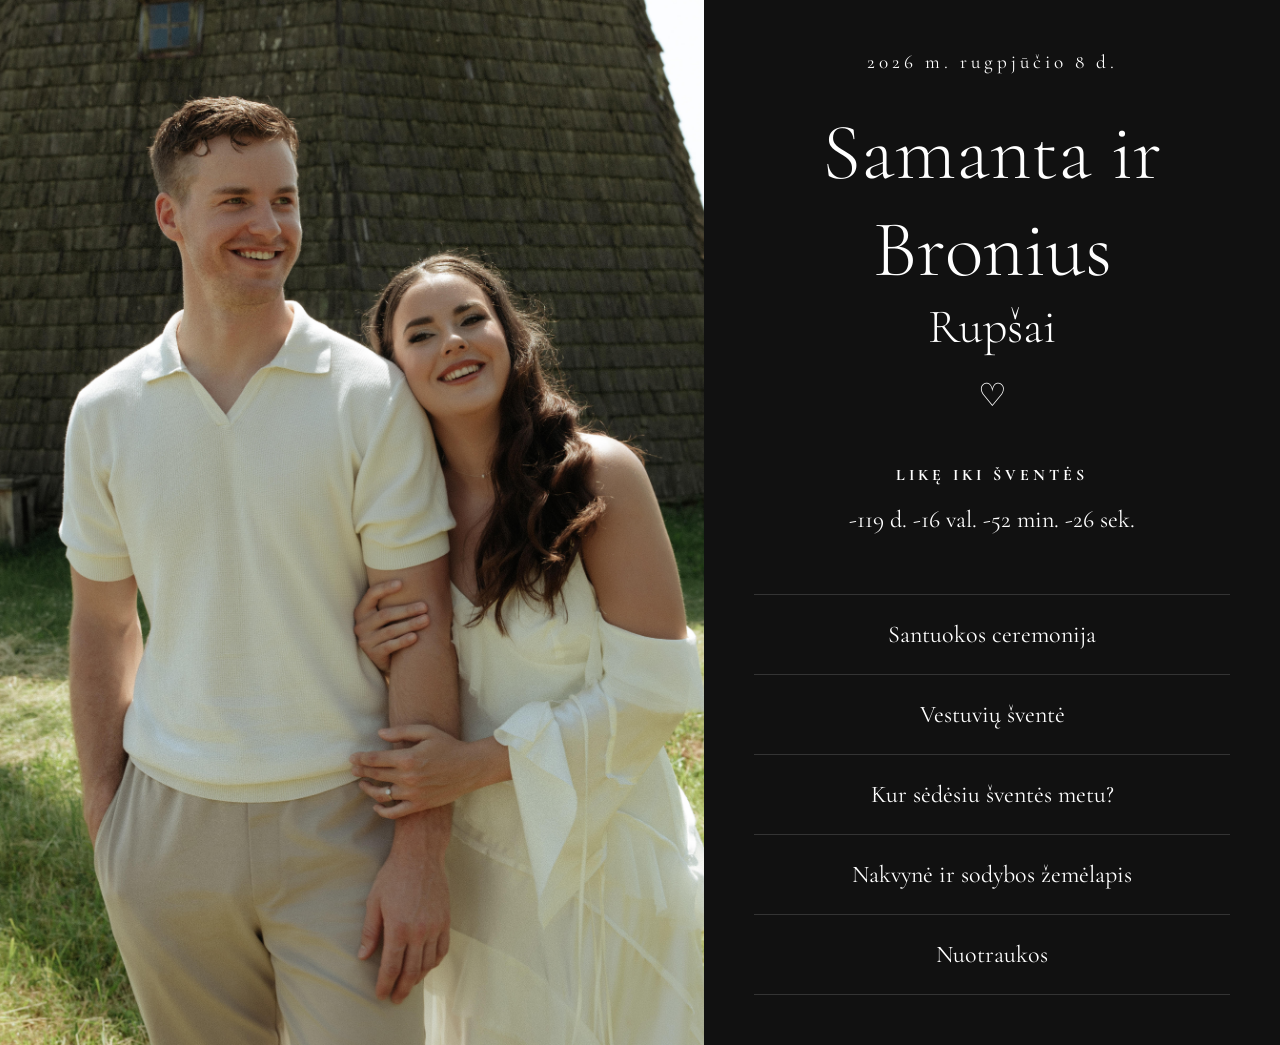
<file: index.html>
<!DOCTYPE html>
<html lang="lt">
<head>

<meta charset="UTF-8">
<meta name="viewport" content="width=device-width, initial-scale=1.0">

<title>Samanta ir Bronius Rupšai</title>

<link rel="stylesheet" href="style.css">

<link rel="preconnect" href="https://fonts.googleapis.com">
<link rel="preconnect" href="https://fonts.gstatic.com" crossorigin>

<link href="https://fonts.googleapis.com/css2?family=Cormorant+Garamond:wght@300;400;500&display=swap" rel="stylesheet">

</head>

<body>

<div class="container">

    <div class="left-side">

    </div>

    <div class="right-side">

        <p class="date">
            2026 m. rugpjūčio 8 d.
        </p>

        <h1>
            Samanta ir Bronius
        </h1>

        <h2>
            Rupšai
        </h2>

        <div class="heart">
            ♡
        </div>

        <div id="countdown">

        </div>

        <nav>

           <a href="santuoka.html">
    Santuokos ceremonija
</a>

<a href="svente.html">
    Vestuvių šventė
</a>

<a href="vieta.html">
    Kur sėdėsiu šventės metu?
</a>

<a href="informacija.html">
    Nakvynė ir sodybos žemėlapis
</a>

<a href="nuotraukos.html">
    Nuotraukos
</a>

        </nav>

    </div>

</div>

<script src="script.js"></script>

</body>
</html>
</file>
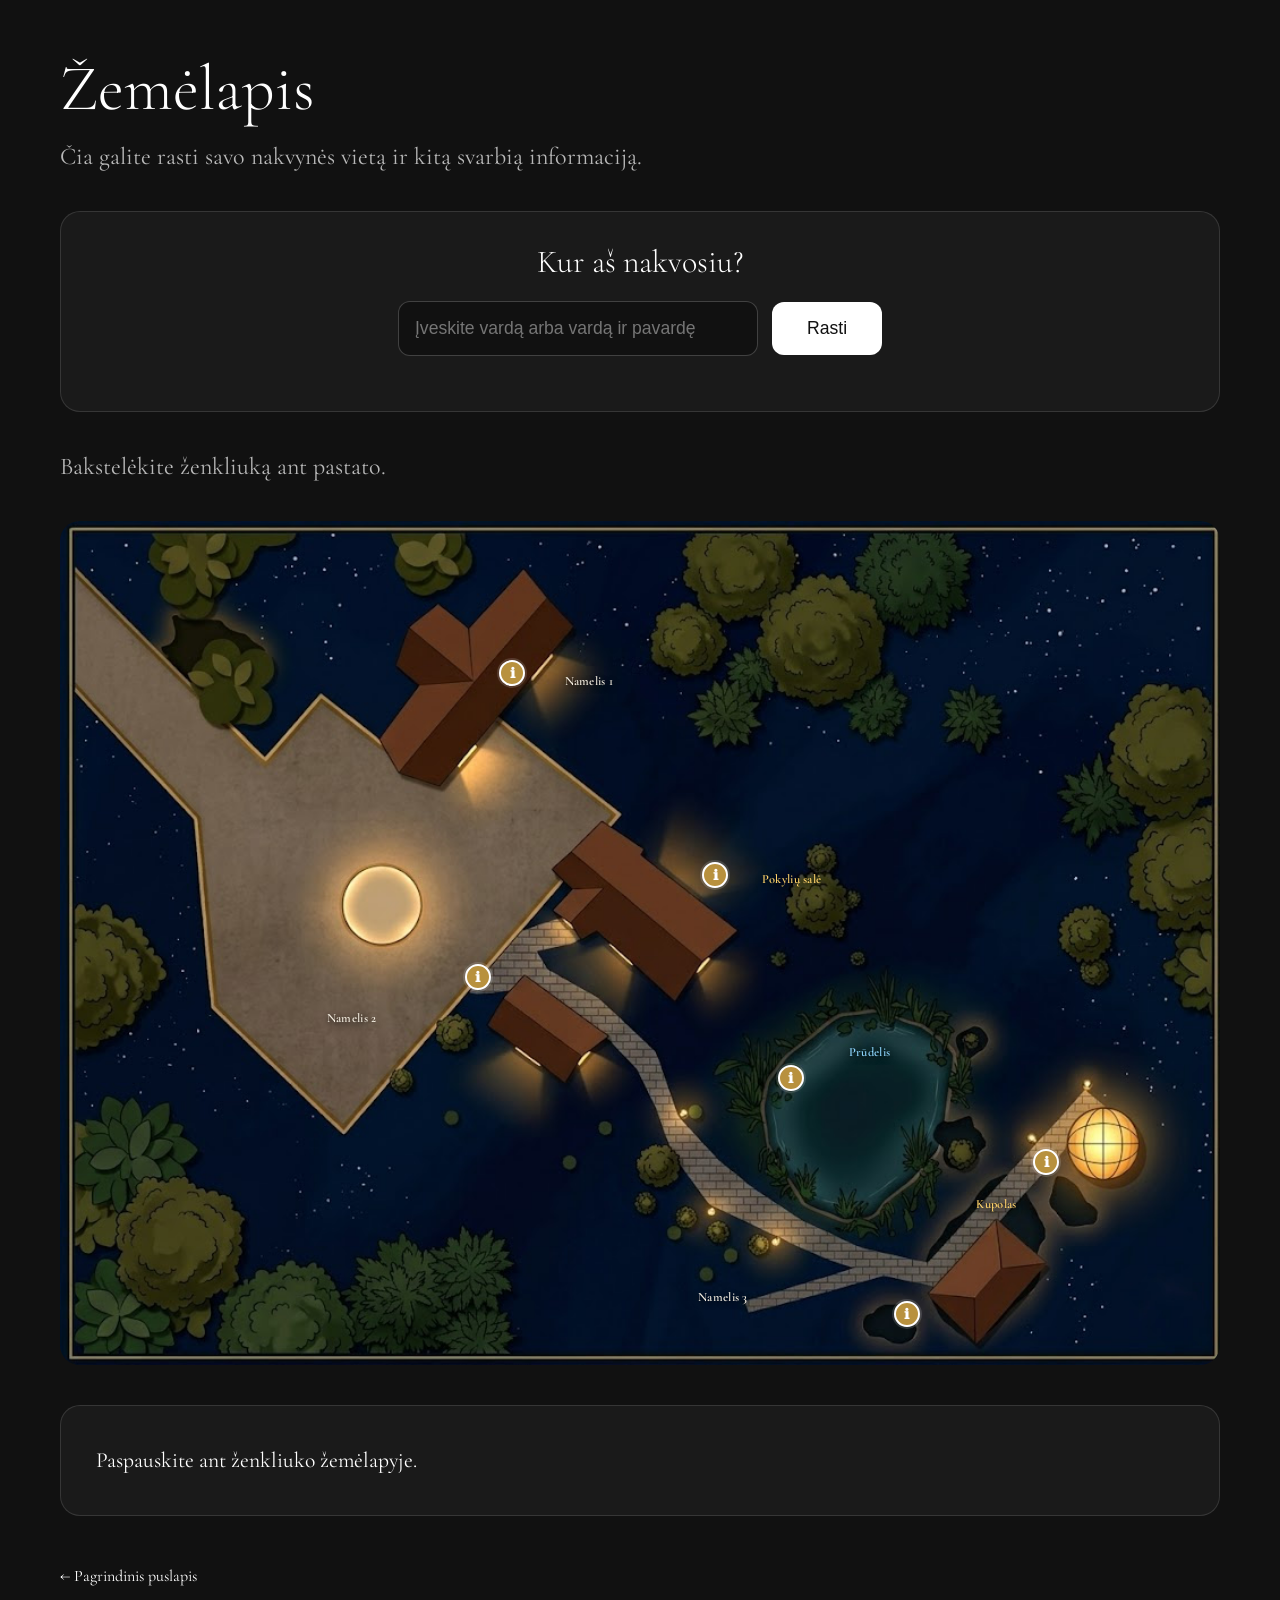
<file: informacija.html>
<!DOCTYPE html>
<html lang="lt">
<head>
    <meta charset="UTF-8">
    <meta name="viewport" content="width=device-width, initial-scale=1.0">
    <title>Informacija</title>

    <link rel="stylesheet" href="style.css">
    <link rel="stylesheet" href="informacija.css">

    <link rel="preconnect" href="https://fonts.googleapis.com">
    <link rel="preconnect" href="https://fonts.gstatic.com" crossorigin>
    <link href="https://fonts.googleapis.com/css2?family=Cormorant+Garamond:wght@300;400;500&display=swap" rel="stylesheet">
</head>

<body>

<div class="map-page">

    <h1>Žemėlapis</h1>

    <p class="subtitle">
        Čia galite rasti savo nakvynės vietą ir kitą svarbią informaciją.
    </p>

    <div class="sleep-search">
        <h2>Kur aš nakvosiu?</h2>

        <input id="sleepInput" type="text" placeholder="Įveskite vardą arba vardą ir pavardę">

        <button onclick="findSleepPlace()">Rasti</button>

        <div id="sleepResult"></div>
    </div>

    <p class="hint">
        Bakstelėkite ženkliuką ant pastato.
    </p>

   <div class="map-wrapper">

    <img src="zemelapis.png" alt="Sodybos žemėlapis">

<button class="map-marker marker-1" onclick="showInfo('sveciu1')">ℹ</button>
<span class="marker-label label-1">Namelis 1</span>

<button class="map-marker marker-2" onclick="showInfo('sale')">ℹ</button>
<span class="marker-label label-2">Pokylių salė</span>

<button class="map-marker marker-3" onclick="showInfo('sveciu2')">ℹ</button>
<span class="marker-label label-3">Namelis 2</span>

<button class="map-marker marker-4" onclick="showInfo('kupolas')">ℹ</button>
<span class="marker-label label-4">Kupolas</span>

<button class="map-marker marker-5" onclick="showInfo('sveciu3')">ℹ</button>
<span class="marker-label label-5">Namelis 3</span>

<button class="map-marker marker-6" onclick="showInfo('prudelis')">ℹ</button>
<span class="marker-label label-6">Prūdelis</span>

</div>

    <div id="infoBox" class="info-box">
        Paspauskite ant ženkliuko žemėlapyje.
    </div>

    <a class="back-button" href="index.html">
        ← Pagrindinis puslapis
    </a>

</div>

<script src="informacija.js"></script>

</body>
</html>
</file>
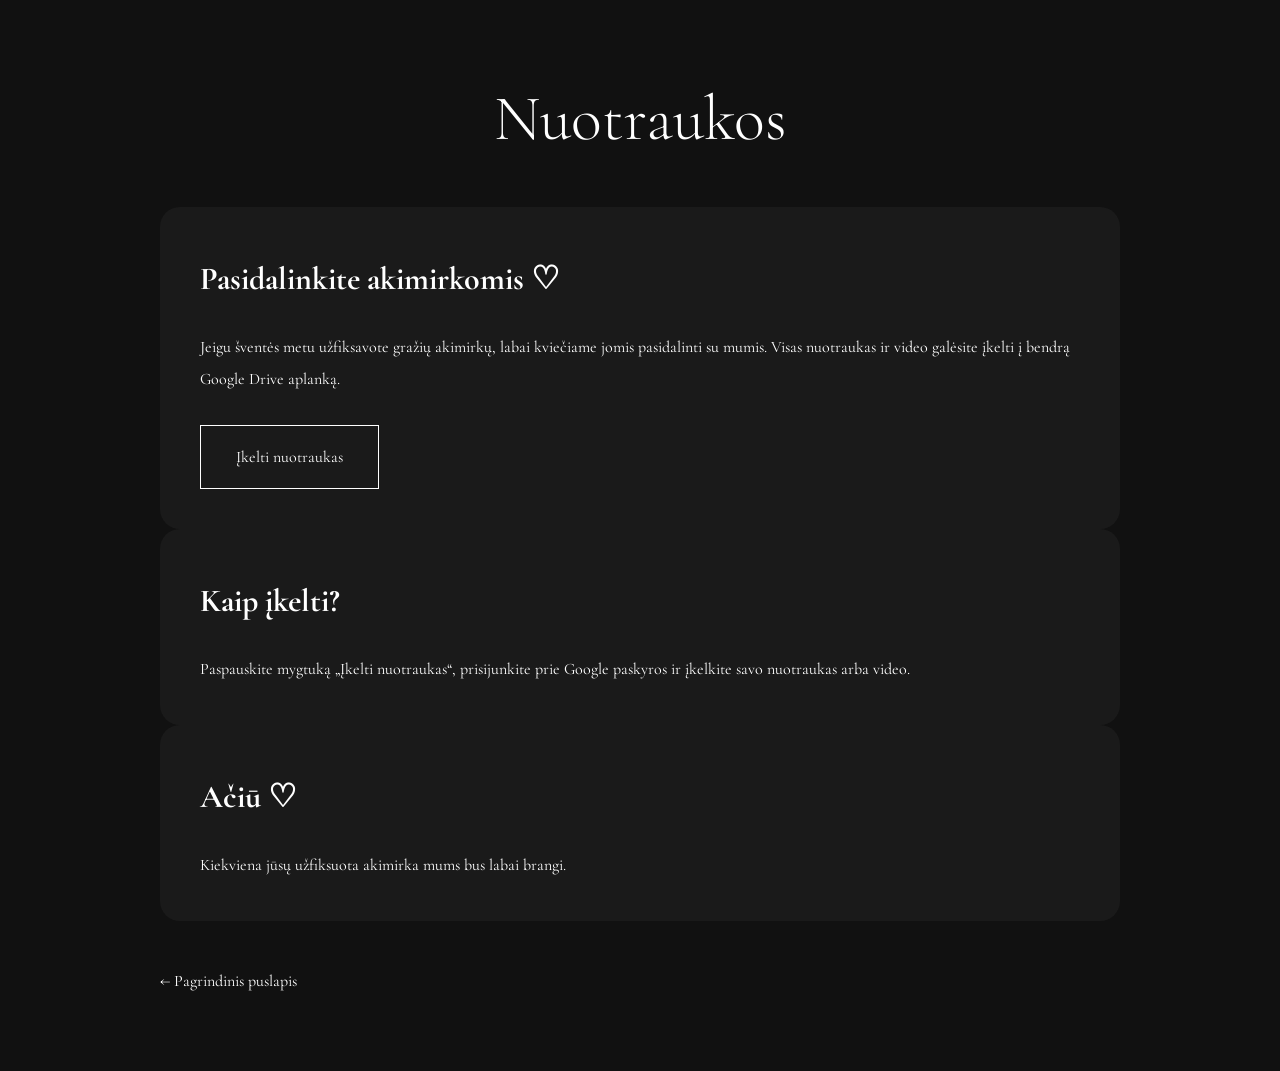
<file: nuotraukos.html>
<!DOCTYPE html>
<html lang="lt">
<head>
    <meta charset="UTF-8">
    <meta name="viewport" content="width=device-width, initial-scale=1.0">
    <title>Nuotraukos</title>

    <link rel="stylesheet" href="style.css">

    <link rel="preconnect" href="https://fonts.googleapis.com">
    <link rel="preconnect" href="https://fonts.gstatic.com" crossorigin>
    <link href="https://fonts.googleapis.com/css2?family=Cormorant+Garamond:wght@300;400;500&display=swap" rel="stylesheet">
</head>

<body>

<div class="page">

    <h1 class="page-title">
        Nuotraukos
    </h1>

    <div class="card">

        <h3>
            Pasidalinkite akimirkomis ♡
        </h3>

        <p>
            Jeigu šventės metu užfiksavote gražių akimirkų, labai kviečiame jomis pasidalinti su mumis.
            Visas nuotraukas ir video galėsite įkelti į bendrą Google Drive aplanką.
        </p>

        <a
            class="button"
            target="_blank"
            href="https://drive.google.com/drive/folders/1KS7r__MJN0njOfp1SKQCf0uVaMcby3Np?usp=drive_link">
            Įkelti nuotraukas
        </a>

    </div>

    <div class="card">

        <h3>
            Kaip įkelti?
        </h3>

        <p>
            Paspauskite mygtuką „Įkelti nuotraukas“, prisijunkite prie Google paskyros ir įkelkite savo nuotraukas arba video.
        </p>

    </div>

    <div class="card">

        <h3>
            Ačiū ♡
        </h3>

        <p>
            Kiekviena jūsų užfiksuota akimirka mums bus labai brangi.
        </p>

    </div>

    <a class="back-button" href="index.html">
        ← Pagrindinis puslapis
    </a>

</div>

</body>
</html>
</file>
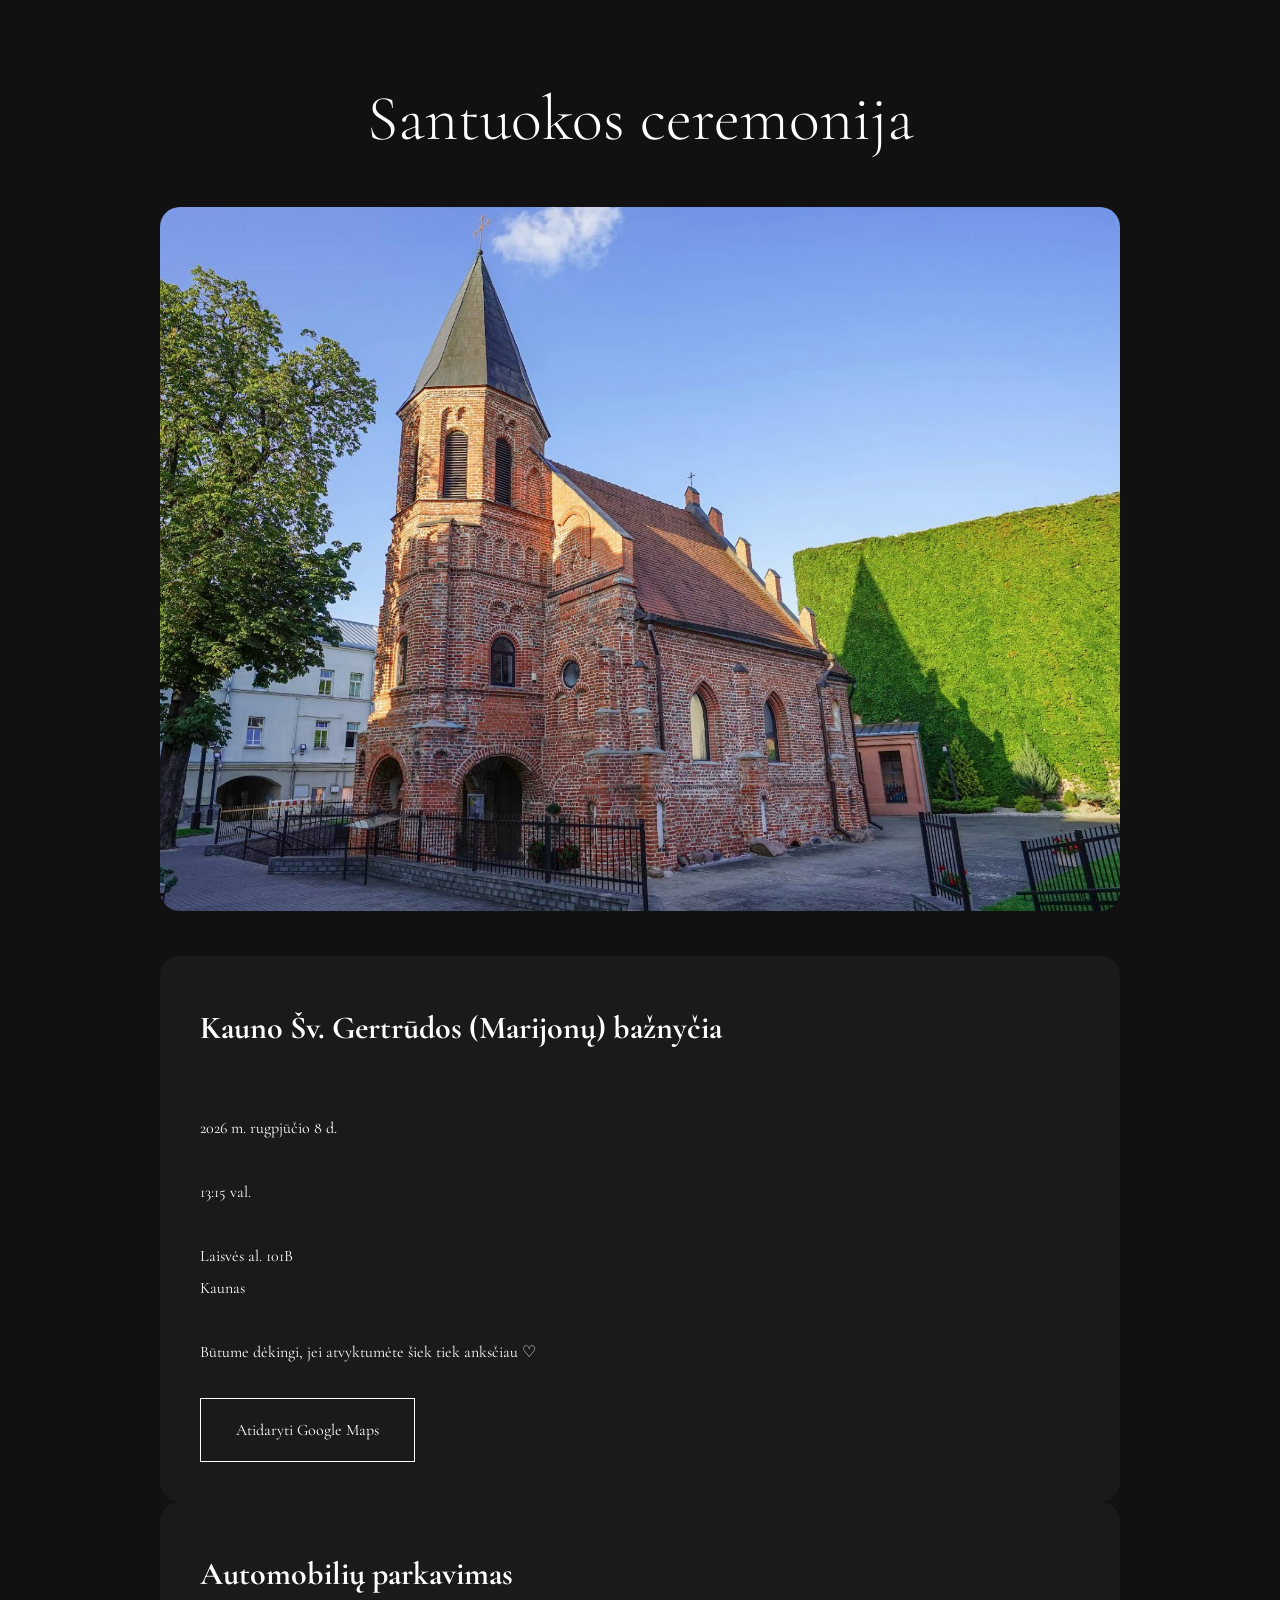
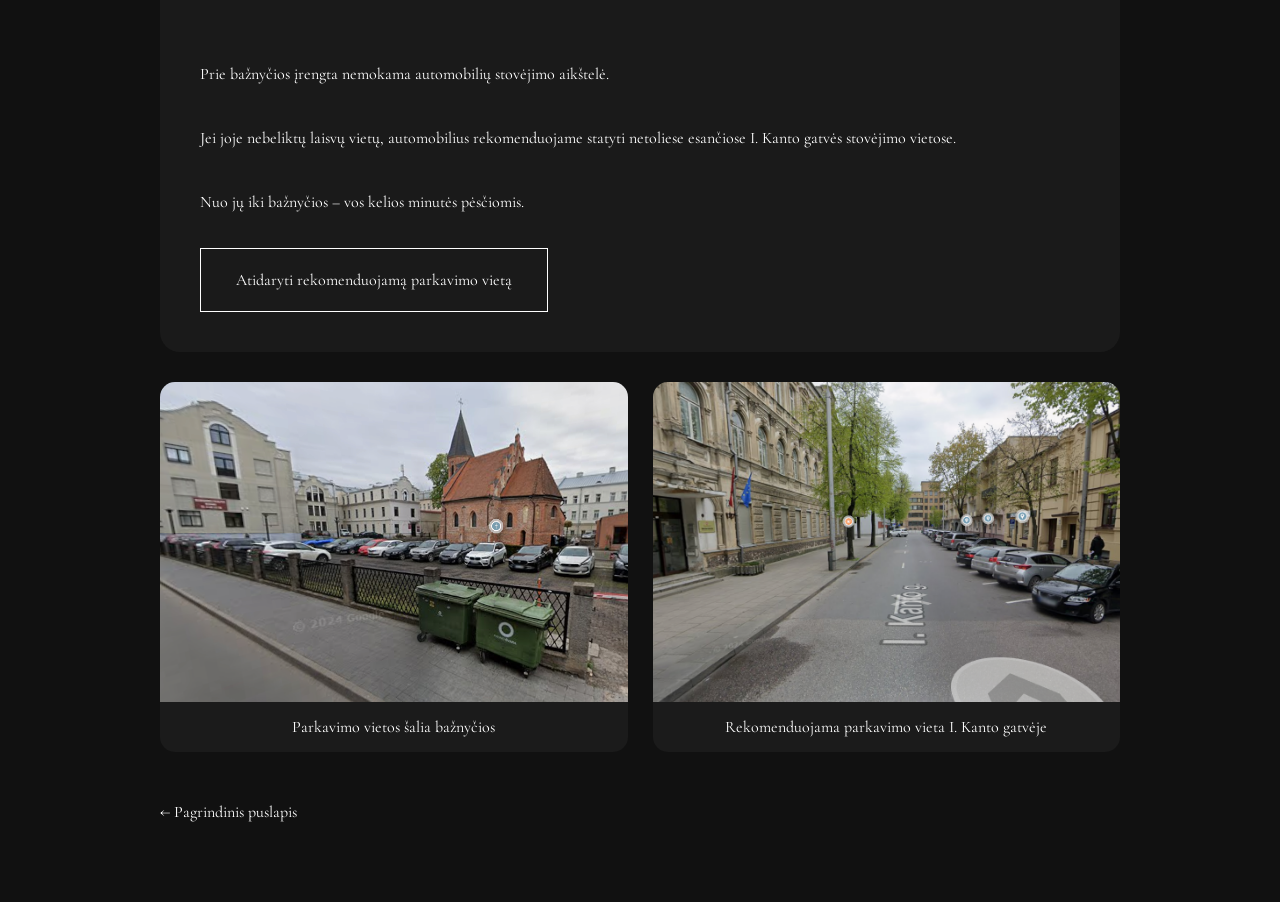
<file: santuoka.html>
<!DOCTYPE html>
<html lang="lt">
<head>

<meta charset="UTF-8">
<meta name="viewport" content="width=device-width, initial-scale=1.0">

<title>Santuokos vieta</title>

<link rel="stylesheet" href="style.css">

<link rel="preconnect" href="https://fonts.googleapis.com">
<link rel="preconnect" href="https://fonts.gstatic.com" crossorigin>

<link href="https://fonts.googleapis.com/css2?family=Cormorant+Garamond:wght@300;400;500&display=swap" rel="stylesheet">

</head>

<body>

<div class="page">

<h1 class="page-title">
Santuokos ceremonija
</h1>

<img class="place-photo" src="baznycia.jpg" alt="Kauno Šv. Gertrūdos bažnyčia">

<div class="card">

<h3>
Kauno Šv. Gertrūdos (Marijonų) bažnyčia
</h3>

<br>

<p>

2026 m. rugpjūčio 8 d.

<br><br>

13:15 val.

<br><br>

Laisvės al. 101B

<br>

Kaunas

<br><br>

Būtume dėkingi, jei atvyktumėte šiek tiek anksčiau ♡

</p>

<a
class="button"
target="_blank"
href="https://maps.google.com/?q=Laisvės+al.+101B,+Kaunas">

Atidaryti Google Maps

</a>

</div>

<div class="card">

<h3>
Automobilių parkavimas
</h3>

<br>

<p>

Prie bažnyčios įrengta nemokama automobilių stovėjimo aikštelė.

<br><br>

Jei joje nebeliktų laisvų vietų, automobilius rekomenduojame statyti netoliese esančiose I. Kanto gatvės stovėjimo vietose. 
  
<br><br>  
  
Nuo jų iki bažnyčios – vos kelios minutės pėsčiomis.

</p>

<a
class="button"
target="_blank"
href="https://www.google.com/maps/place/I.+Kanto+g.+18-24,+Kaunas,+44297+Kauno+m.+sav./@54.8967337,23.9034853,174m/data=!3m2!1e3!4b1!4m6!3m5!1s0x46e7220c95756f67:0x66bfbf31f4c91c54!8m2!3d54.8967337!4d23.9041304!16s%2Fg%2F11g624c7vg">

Atidaryti rekomenduojamą parkavimo vietą

</a>

</div>

<div class="parking-gallery">

<div class="parking-card">

<img src="parking-baznycia.png" alt="Bažnyčios aikštelė">

<p>
Parkavimo vietos šalia bažnyčios
</p>

</div>

<div class="parking-card">

<img src="parking-kantas.png" alt="I. Kanto gatvė">

<p>
Rekomenduojama parkavimo vieta I. Kanto gatvėje
</p>

</div>

</div>

<a class="back-button" href="index.html">

← Pagrindinis puslapis

</a>

</div>

</body>
</html>
</file>
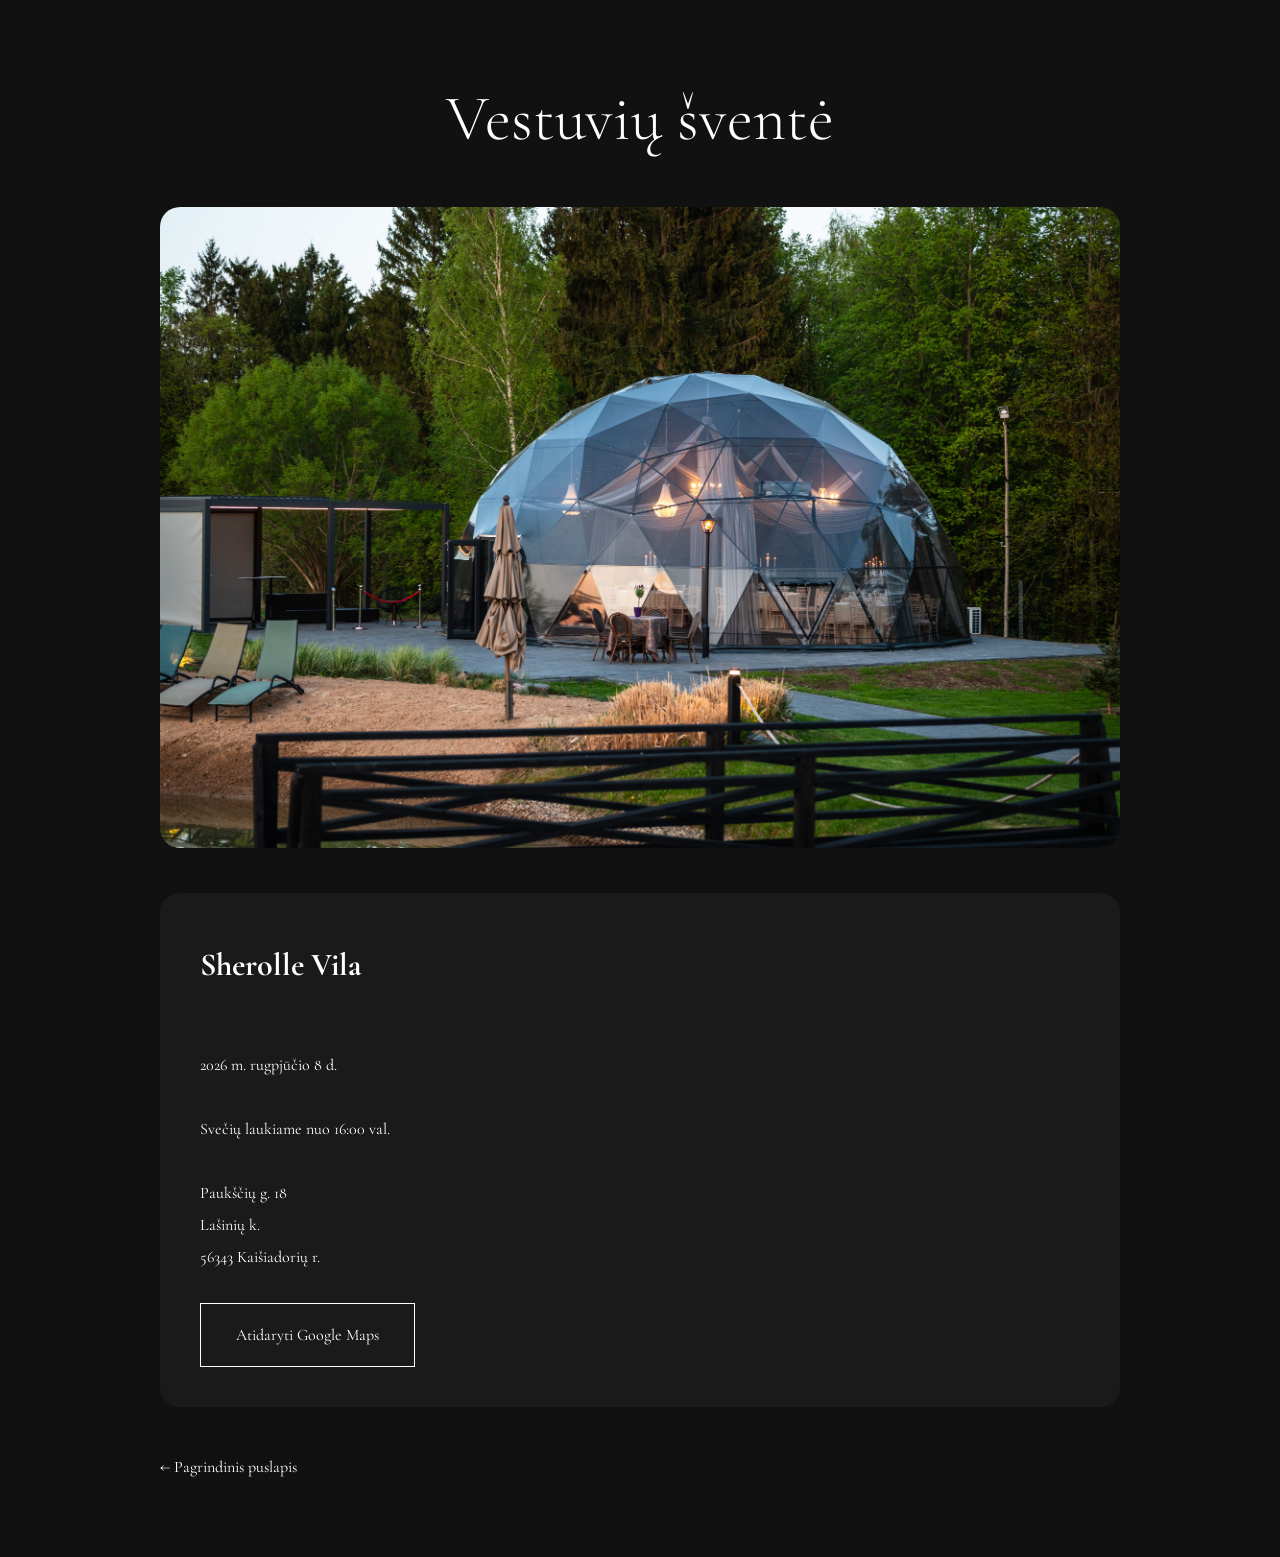
<file: svente.html>
<!DOCTYPE html>
<html lang="lt">
<head>

<meta charset="UTF-8">
<meta name="viewport" content="width=device-width, initial-scale=1.0">

<title>Šventės vieta</title>

<link rel="stylesheet" href="style.css">

<link rel="preconnect" href="https://fonts.googleapis.com">
<link rel="preconnect" href="https://fonts.gstatic.com" crossorigin>

<link href="https://fonts.googleapis.com/css2?family=Cormorant+Garamond:wght@300;400;500&display=swap" rel="stylesheet">

</head>

<body>

<div class="page">

<h1 class="page-title">

Vestuvių šventė

</h1>

<img class="place-photo" src="sherolle1.jpg">

<div class="card">

<h3>

Sherolle Vila

</h3>

<br>

<p>

2026 m. rugpjūčio 8 d.

<br><br>

Svečių laukiame nuo 16:00 val.

<br><br>

Paukščių g. 18

<br>

Lašinių k.

<br>

56343 Kaišiadorių r.

</p>

<a
class="button"
target="_blank"

href="https://maps.google.com/?q=Paukščių+g.+18,+Lašinių+k.,+Kaišiadorių+r.">

Atidaryti Google Maps

</a>

</div>

<a class="back-button" href="index.html">

← Pagrindinis puslapis

</a>

</div>

</body>
</html>
</file>
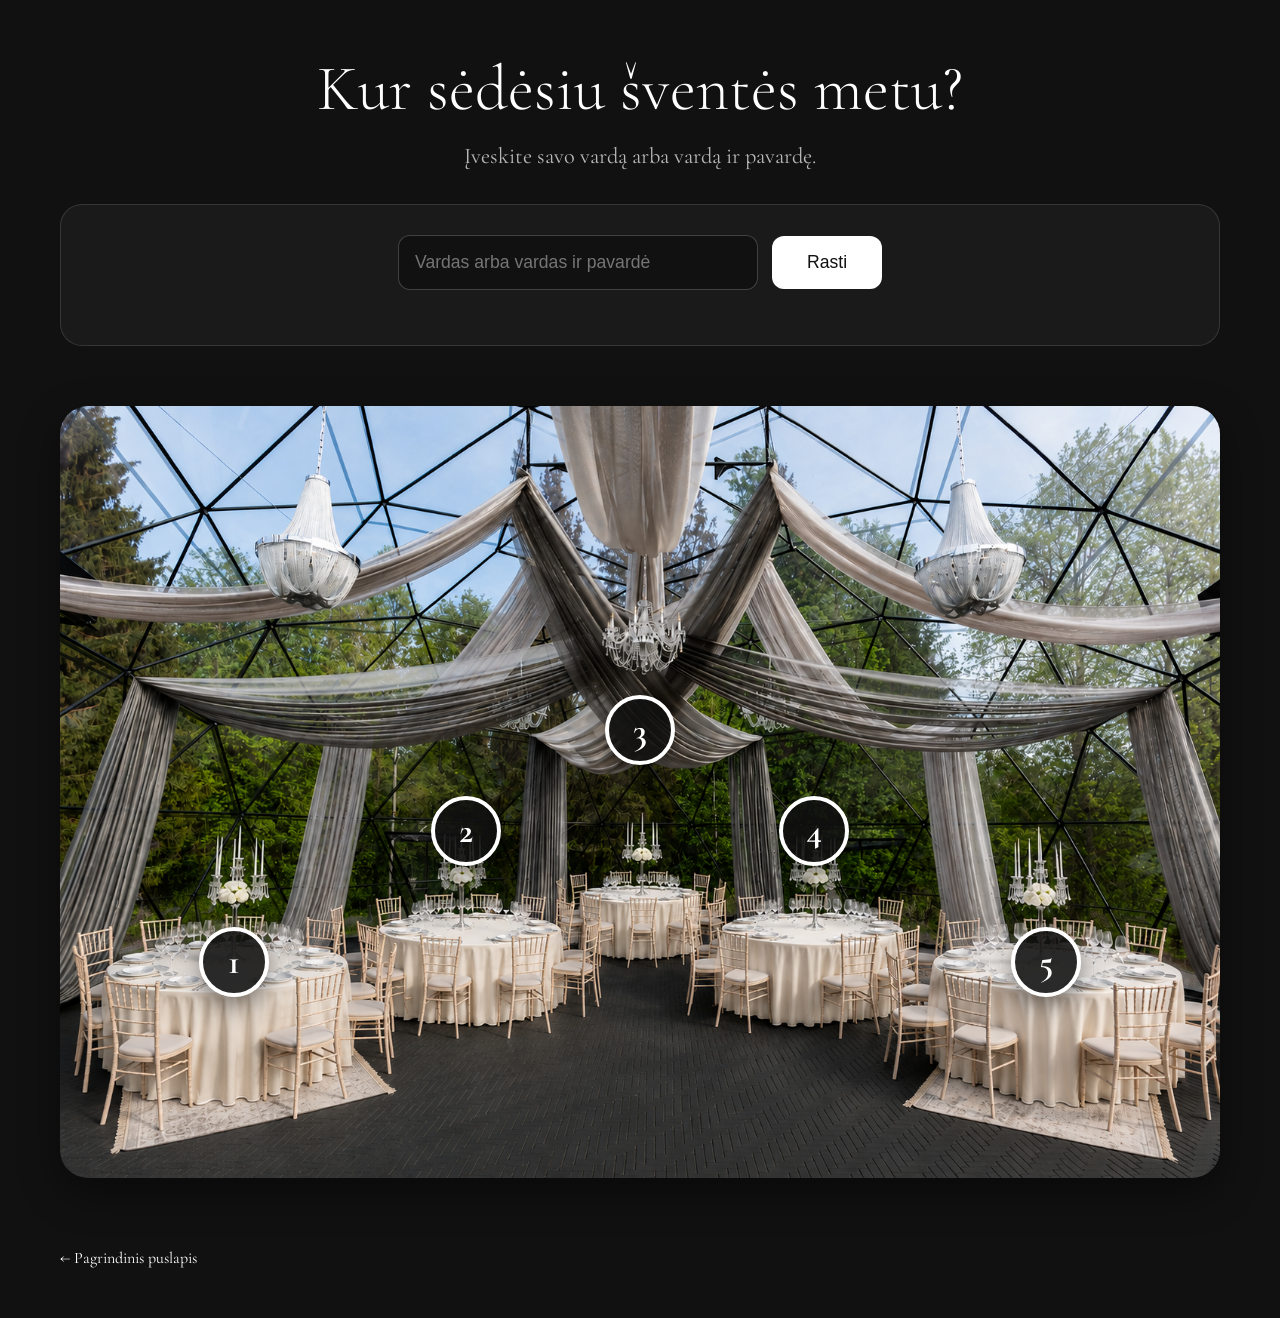
<file: vieta.html>
<!DOCTYPE html>
<html lang="lt">
<head>
    <meta charset="UTF-8">
    <meta name="viewport" content="width=device-width, initial-scale=1.0">
    <title>Kur sėdėsiu šventės metu?</title>

    <link rel="stylesheet" href="style.css">
    <link rel="stylesheet" href="vieta.css">

    <link rel="preconnect" href="https://fonts.googleapis.com">
    <link rel="preconnect" href="https://fonts.gstatic.com" crossorigin>
    <link href="https://fonts.googleapis.com/css2?family=Cormorant+Garamond:wght@300;400;500&display=swap" rel="stylesheet">
</head>

<body>

<div class="seat-page">

    <h1>Kur sėdėsiu šventės metu?</h1>

    <p class="seat-subtitle">
        Įveskite savo vardą arba vardą ir pavardę.
    </p>

    <div class="seat-search">
        <input id="seatInput" type="text" placeholder="Vardas arba vardas ir pavardė">
        <button onclick="findSeat()">Rasti</button>
        <div id="seatResult"></div>
    </div>

    <div class="tables-photo">

        <img src="stalai0.jpg" alt="Stalų planas">

        <div class="table-number table1">1</div>
        <div class="table-number table2">2</div>
        <div class="table-number table3">3</div>
        <div class="table-number table4">4</div>
        <div class="table-number table5">5</div>

    </div>

    <a class="back-button" href="index.html">
        ← Pagrindinis puslapis
    </a>

</div>

<script src="vieta.js"></script>

</body>
</html>
</file>
<file: style.css>
*{
    margin:0;
    padding:0;
    box-sizing:border-box;
}

body{
    background:#111;
    color:white;
    font-family:'Cormorant Garamond', serif;
}

.container{
    display:flex;
    min-height:100vh;
}

/* FOTO */

.left-side{
    width:55%;
    background-image:url("hero2026.jpg?v=4");
    background-size:cover;
    background-position:center 15%;
    background-repeat:no-repeat;
}

/* DEŠINĖ */

.right-side{

    width:45%;

    background:#111;

    display:flex;

    flex-direction:column;

    justify-content:center;

    align-items:center;

    text-align:center;

    padding:50px;

}

.date{

    font-size:1.2rem;

    letter-spacing:4px;

    margin-bottom:30px;

}

h1{

    font-size:5rem;

    font-weight:300;

}

h2{

    font-size:3rem;

    font-weight:300;

}

.heart{

    font-size:2rem;

    margin-top:20px;

}

.countdown-box{

    margin-top:50px;

}

.countdown-box h3{

    font-size:1rem;

    letter-spacing:4px;

    margin-bottom:20px;

}

.time{

    font-size:1.5rem;

}

nav{

    margin-top:60px;

    width:100%;

}

nav a{

    display:block;

    color:white;

    text-decoration:none;

    border-top:1px solid rgba(255,255,255,.15);

    padding:25px;

    font-size:1.5rem;

    transition:.3s;

}

nav a:last-child{

    border-bottom:1px solid rgba(255,255,255,.15);

}

nav a:hover{

    background:#1f1f1f;

}

/* KITI PUSLAPIAI */

.page{

    max-width:1000px;

    margin:auto;

    padding:80px 20px;

}

.page-title{

    text-align:center;

    font-size:4rem;

    margin-bottom:50px;

}

.place-photo{

    width:100%;

    border-radius:20px;

    margin-bottom:40px;

}

.card{

    background:#1a1a1a;

    padding:40px;

    border-radius:20px;

    line-height:2;

}

.card h3{

    font-size:2rem;

    margin-bottom:20px;

}

.button{

    display:inline-block;

    margin-top:30px;

    color:white;

    text-decoration:none;

    border:1px solid white;

    padding:15px 35px;

    transition:.3s;

}

.button:hover{

    background:white;

    color:#111;

}

.back-button{

    display:inline-block;

    margin-top:50px;

    color:white;

    text-decoration:none;

}

@media(max-width:900px){

    .container{

        flex-direction:column;

    }

    .left-side{

        width:100%;

        height:50vh;

    }

    .right-side{

        width:100%;

    }

    h1{

        font-size:3.5rem;

    }

    h2{

        font-size:2.5rem;

    }

}
.parking-gallery{
    display:grid;
    grid-template-columns:1fr 1fr;
    gap:25px;
    margin-top:30px;
}

.parking-card{
    background:#1b1b1b;
    border-radius:15px;
    overflow:hidden;
}

.parking-card img{
    width:100%;
    height:320px;
    object-fit:cover;
    display:block;
}

.parking-card p{
    padding:15px;
    text-align:center;
}

@media(max-width:768px){

    .parking-gallery{
        grid-template-columns:1fr;
    }

}
</file>
<file: informacija.css>
body{
    background:#111;
    color:white;
    font-family:'Cormorant Garamond', serif;
}

.map-page{
    max-width:1200px;
    margin:auto;
    padding:50px 20px;
}

.map-page h1{
    font-size:4rem;
    font-weight:300;
    margin-bottom:15px;
}

.subtitle,
.hint{
    color:rgba(255,255,255,.7);
    font-size:1.5rem;
    margin-bottom:40px;
}

.sleep-search{
    background:#1a1a1a;
    border:1px solid rgba(255,255,255,.12);
    border-radius:20px;
    padding:30px;
    margin-bottom:40px;
    text-align:center;
}

.sleep-search h2{
    font-size:2rem;
    font-weight:300;
    margin-bottom:20px;
}

.sleep-search input{
    width:360px;
    max-width:100%;
    padding:16px;
    border-radius:12px;
    border:1px solid rgba(255,255,255,.2);
    background:#111;
    color:white;
    font-size:1.1rem;
    outline:none;
}

.sleep-search button{
    padding:16px 35px;
    margin-left:10px;
    border-radius:12px;
    border:none;
    background:white;
    color:#111;
    font-size:1.1rem;
    cursor:pointer;
}

#sleepResult{
    margin-top:25px;
    font-size:1.45rem;
    line-height:1.7;
}

.map-wrapper{
    position:relative;
    width:100%;
    max-width:1200px;
    margin:40px auto;
}

.map-wrapper img{
    width:100%;
    display:block;
    border-radius:20px;
}

.map-marker{
    position:absolute;
    width:26px;
    height:26px;
    border-radius:50%;
    border:2px solid #fff;
    background:#b8913e;
    color:#fff;
    font-size:.85rem;
    font-weight:700;
    cursor:pointer;
    z-index:4;
    box-shadow:0 0 0 2px rgba(255,255,255,.14);
    transform:translate(-50%,-50%);
    transition:.2s;
}

.map-marker:hover{
    transform:translate(-50%,-50%) scale(1.15);
}

.marker-label{
    position:absolute;
    font-size:.78rem;
    font-weight:600;
    letter-spacing:.3px;
    text-transform:none;
    text-shadow:0 2px 6px rgba(0,0,0,.9);
    white-space:nowrap;
    z-index:2;
}

/* Žymų vietos */

.marker-1{
    left:39%;
    top:18%;
}

.label-1{
    left:43.5%;
    top:18%;
}

.marker-2{
    left:56.5%;
    top:42%;
}

.label-2{
    left:60.5%;
    top:41.5%;
}

.marker-3{
    left:36%;
    top:54%;
}

.label-3{
    left:23%;
    top:58%;
}

.marker-4{
    left:85%;
    top:76%;
}

.label-4{
    left:79%;
    top:80%;
}

.marker-5{
    left:73%;
    top:94%;
}

.label-5{
    left:55%;
    top:91%;
}

.marker-6{
    left:63%;
    top:66%;
}

.label-6{
    left:68%;
    top:62%;
}

/* Spalvos */

.label-1,
.label-3,
.label-5{
    color:#f5efe2;
}

.label-2,
.label-4{
    color:#ffd36b;
}

.label-6{
    color:#8fd7ff;
}

/* Paryškinimas po paieškos */

.map-marker.active-marker{
    background:#fff;
    color:#111;
    border-color:#b8913e;
    box-shadow:0 0 0 5px rgba(184,145,62,.45);
}

.marker-label.active-label{
    display:block;
}

.info-box{
    margin-top:35px;
    background:#1a1a1a;
    border:1px solid rgba(255,255,255,.12);
    border-radius:20px;
    padding:35px;
    font-size:1.35rem;
    line-height:1.8;
}

.info-box h2{
    font-size:2rem;
    font-weight:300;
    margin-bottom:15px;
}

.info-box ul{
    margin-left:25px;
}

@media(max-width:768px){

    .map-page h1{
        font-size:3rem;
    }

    .subtitle,
    .hint{
        font-size:1.2rem;
    }

    .sleep-search button{
        margin-left:0;
        margin-top:12px;
        width:360px;
        max-width:100%;
    }

    .marker-label{
        font-size:.68rem;
    }

    .info-box{
        font-size:1.1rem;
    }
}
</file>
<file: vieta.css>
body{
    background:#111;
    color:white;
    font-family:'Cormorant Garamond', serif;
}

.seat-page{
    max-width:1200px;
    margin:auto;
    padding:50px 20px;
}

.seat-page h1{
    text-align:center;
    font-size:4rem;
    font-weight:300;
    margin-bottom:15px;
}

.seat-subtitle{
    text-align:center;
    color:rgba(255,255,255,.7);
    font-size:1.4rem;
    margin-bottom:35px;
}

.seat-search{
    background:#1a1a1a;
    border:1px solid rgba(255,255,255,.12);
    border-radius:22px;
    padding:30px;
    text-align:center;
    margin-bottom:50px;
}

.seat-search input{
    width:360px;
    max-width:100%;
    padding:16px;
    border-radius:12px;
    border:1px solid rgba(255,255,255,.2);
    background:#111;
    color:white;
    font-size:1.1rem;
    outline:none;
}

.seat-search button{
    padding:16px 35px;
    margin-left:10px;
    border-radius:12px;
    border:none;
    background:white;
    color:#111;
    font-size:1.1rem;
    cursor:pointer;
}

#seatResult{
    margin-top:25px;
    font-size:1.5rem;
    line-height:1.7;
}

#seatResult strong{
    display:block;
    margin-top:10px;
    font-size:3rem;
    letter-spacing:4px;
}

/* STALŲ NUOTRAUKA */

.tables-photo{
    position:relative;
    width:100%;
    max-width:1200px;
    margin:60px auto 20px auto;
}

.tables-photo img{
    width:100%;
    display:block;
    border-radius:28px;
    box-shadow:0 15px 40px rgba(0,0,0,.45);
}

/* STALŲ NUMERIAI ANT FOTO */

.table-number{
    position:absolute;
    width:70px;
    height:70px;
    border-radius:50%;
    background:rgba(17,17,17,.88);
    color:white;
    display:flex;
    justify-content:center;
    align-items:center;
    font-size:2.2rem;
    font-weight:700;
    border:4px solid white;
    box-shadow:0 10px 25px rgba(0,0,0,.45);
    transform:translate(-50%, -50%);
}

/* ČIA REGULIUOSIME NUMERIŲ VIETAS */

.table1{
    left:15%;
    top:72%;
}

.table2{
    left:35%;
    top:55%;
}

.table3{
    left:50%;
    top:42%;
}

.table4{
    left:65%;
    top:55%;
}

.table5{
    left:85%;
    top:72%;
}

@media(max-width:768px){

    .seat-page h1{
        font-size:3rem;
    }

    .seat-subtitle{
        font-size:1.15rem;
    }

    .seat-search button{
        margin-left:0;
        margin-top:12px;
        width:360px;
        max-width:100%;
    }

    .table-number{
        width:46px;
        height:46px;
        font-size:1.4rem;
        border-width:2px;
    }
}
</file>
